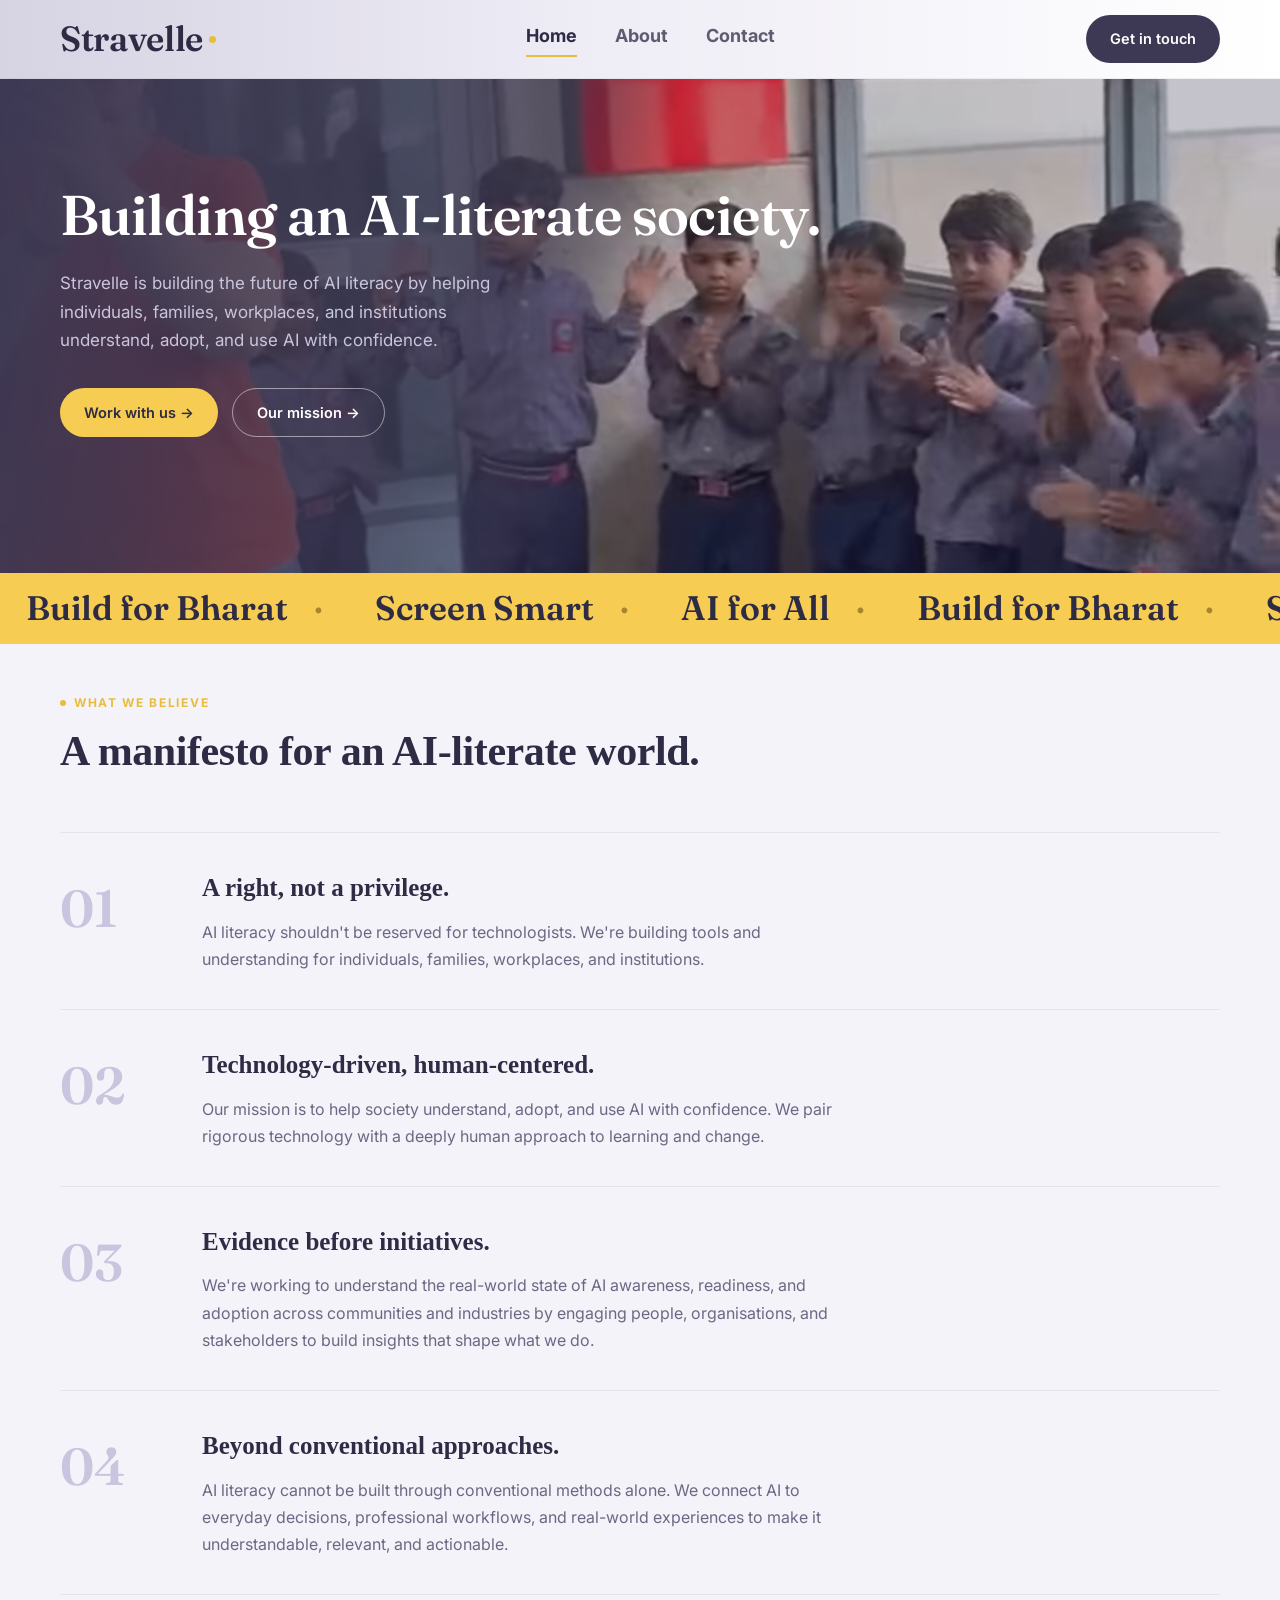
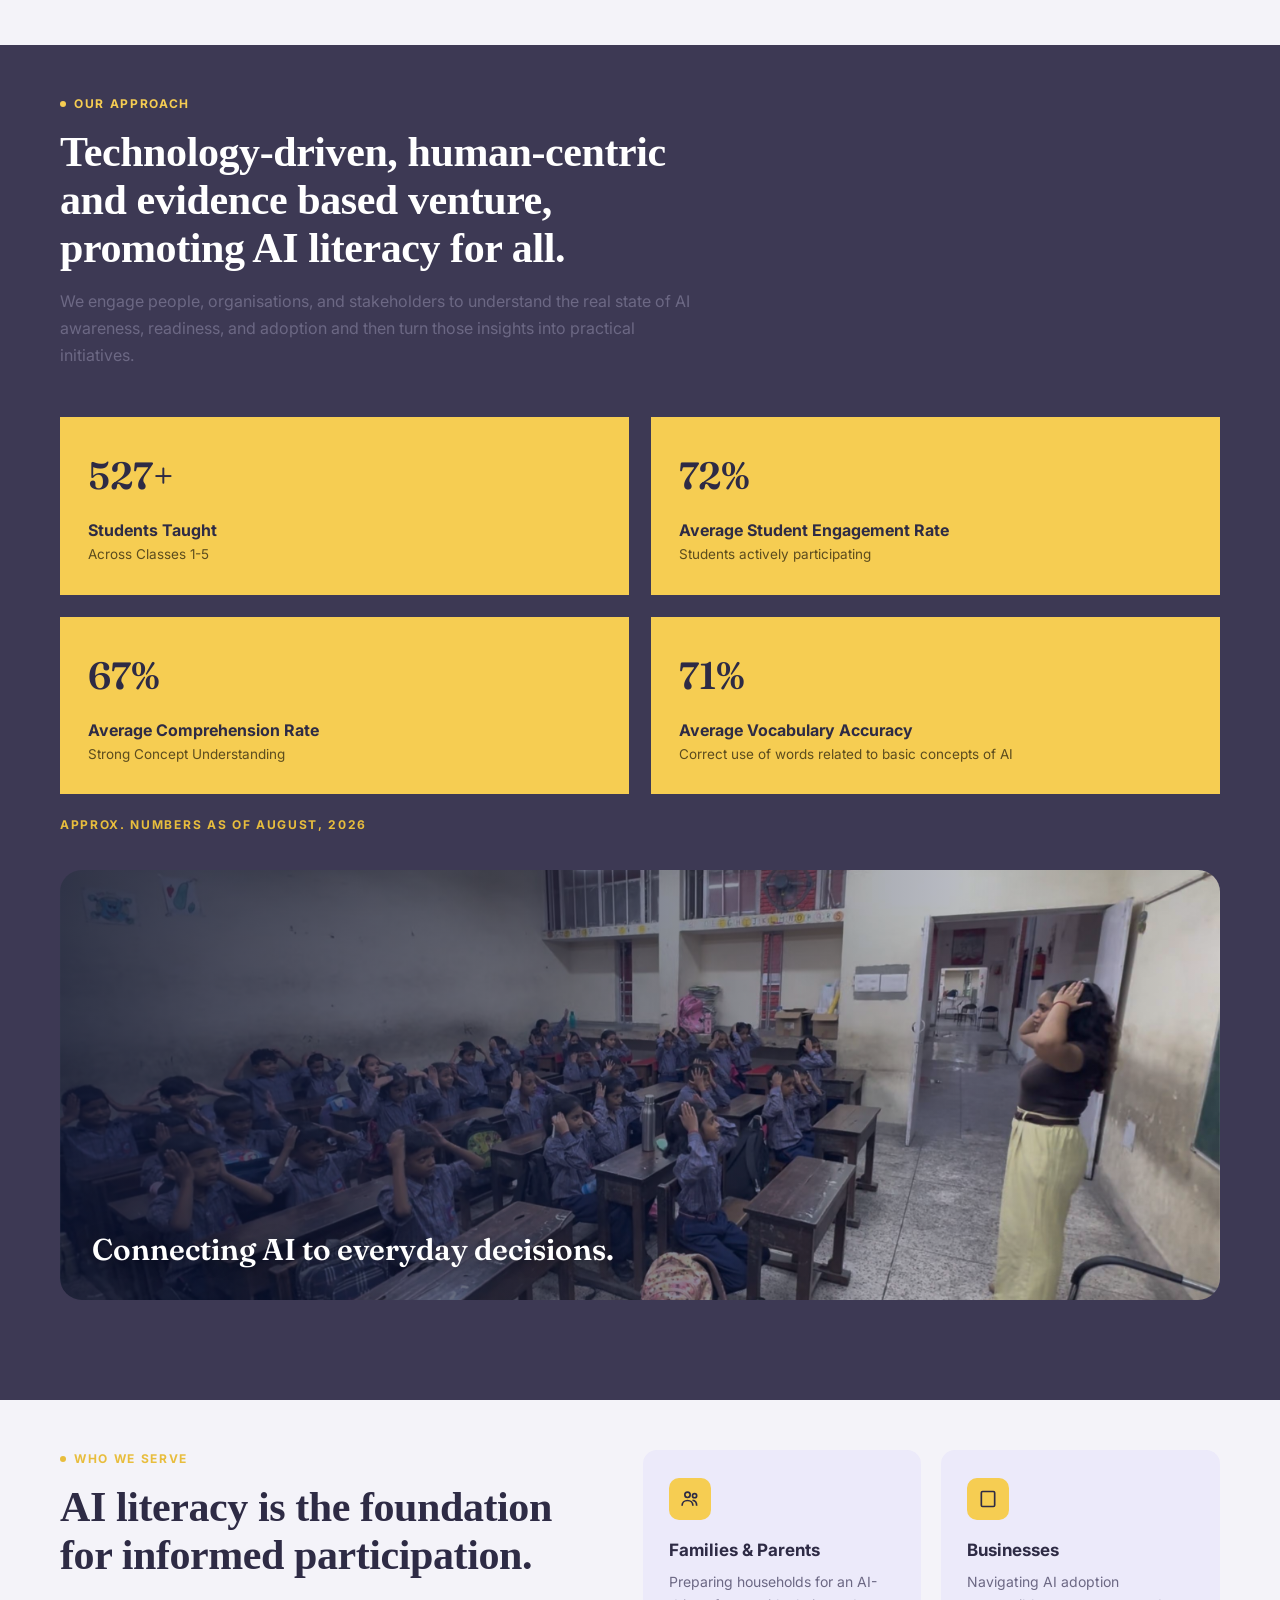
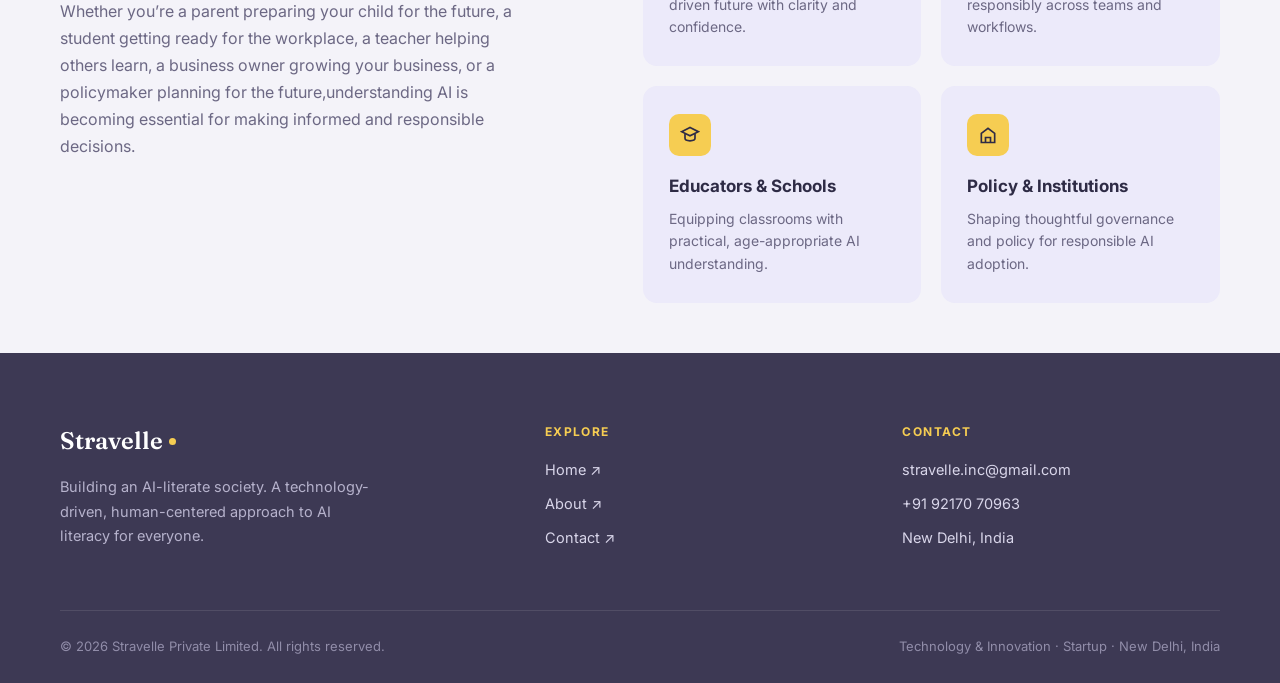
<file: index.html>
<!DOCTYPE html>
<html lang="en">
<head>
<meta charset="UTF-8">
<meta name="viewport" content="width=device-width, initial-scale=1.0">
<title>Stravelle: Building an AI-literate society</title>
<meta name="description" content="Stravelle is building the future of AI literacy helping individuals, families, workplaces, and institutions understand, adopt, and use AI with confidence.">
<link rel="icon" href="data:image/svg+xml,%3Csvg xmlns='http://www.w3.org/2000/svg' viewBox='0 0 32 32'%3E%3Crect width='32' height='32' rx='7' fill='%233d3954'/%3E%3Ccircle cx='16' cy='16' r='6' fill='%23f6cd52'/%3E%3C/svg%3E">
<link rel="preconnect" href="https://fonts.googleapis.com">
<link rel="preconnect" href="https://fonts.gstatic.com" crossorigin>
<link href="https://fonts.googleapis.com/css2?family=Fraunces:ital,opsz,wght@0,9..144,300;0,9..144,400;0,9..144,500;0,9..144,600;0,9..144,700;1,9..144,500&family=Inter:wght@400;500;600;700;800&display=swap" rel="stylesheet">
<link rel="stylesheet" href="css/style.css">
</head>
<body>

<header class="site-nav">
  <div class="nav-inner">
    <a class="logo" href="index.html"><span>Stravelle</span><span class="dot"></span></a>
    <nav class="links" id="navLinks">
      <a href="index.html" class="active">Home</a>
      <a href="about.html">About</a>
      <a href="contact.html">Contact</a>
    </nav>
    <div class="nav-right">
      <a class="btn btn-dark" href="contact.html">Get in touch</a>
      <button class="hamburger" id="hamburgerBtn" aria-label="Menu"><span></span><span></span><span></span></button>
    </div>
  </div>
</header>

<main>

  <section class="hero">
    <div class="hero-bg">
      <video class="hero-bg-video" autoplay muted loop playsinline preload="metadata" poster="assets/video/hero-reel-poster.jpg">
        <source src="assets/video/hero-reel.webm" type="video/webm">
        <source src="assets/video/hero-reel.mp4" type="video/mp4">
      </video>
      <div class="hero-bg-overlay"></div>
    </div>
    <div class="hero-grid">
      <div>
        <h1 class="hero-h1">Building an AI-literate society.</h1>
        <p class="lead">Stravelle is building the future of AI literacy by helping individuals, families, workplaces, and institutions understand, adopt, and use AI with confidence.</p>
        <div class="hero-actions">
          <a class="btn btn-yellow" href="contact.html">Work with us →</a>
          <a class="btn btn-outline-light" href="about.html">Our mission →</a>
        </div>
      </div>
    </div>
  </section>

  <div class="marquee">
    <div class="marquee-track" id="marqueeTrack"></div>
  </div>

  <section class="section section-light">
    <div class="wrap">
      <div class="manifesto-top">
        <div class="manifesto-head">
          <div class="eyebrow">WHAT WE BELIEVE</div>
          <h2 class="section-h2">A manifesto for an AI-literate world.</h2>
        </div>
      </div>
  
      <div class="manifesto-list">
        <div class="manifesto-row">
          <div class="manifesto-num">01</div>
          <div class="manifesto-body">
            <h3>A right, not a privilege.</h3>
            <p>AI literacy shouldn't be reserved for technologists. We're building tools and understanding for individuals, families, workplaces, and institutions.</p>
          </div>
        </div>
        <div class="manifesto-row">
          <div class="manifesto-num">02</div>
          <div class="manifesto-body">
            <h3>Technology-driven, human-centered.</h3>
            <p>Our mission is to help society understand, adopt, and use AI with confidence. We pair rigorous technology with a deeply human approach to learning and change.</p>
          </div>
        </div>
        <div class="manifesto-row">
          <div class="manifesto-num">03</div>
          <div class="manifesto-body">
            <h3>Evidence before initiatives.</h3>
            <p>We're working to understand the real-world state of AI awareness, readiness, and adoption across communities and industries by engaging people, organisations, and stakeholders to build insights that shape what we do.</p>
          </div>
        </div>
        <div class="manifesto-row">
          <div class="manifesto-num">04</div>
          <div class="manifesto-body">
            <h3>Beyond conventional approaches.</h3>
            <p>AI literacy cannot be built through conventional methods alone. We connect AI to everyday decisions, professional workflows, and real-world experiences to make it understandable, relevant, and actionable.</p>
          </div>
        </div>
      </div>
    </div>
  </section>

  <section class="section section-dark">
    <div class="wrap">
      <div class="approach-head">
        <div class="eyebrow on-dark">OUR APPROACH</div>
        <h2 class="section-h2" style="padding:0px 0px 15px 0px;">Technology-driven, human-centric and evidence based venture, promoting AI literacy for all.</h2>
        <div class="manifesto-body">
         <p> We engage people, organisations, and stakeholders to understand the real state of AI awareness, readiness, and adoption and then turn those insights into practical initiatives.
        </p>
      </div>
      </div>
      <div class="approach-grid">

          <div class="stat-card">
            <div class="num" data-target="700" data-suffix="+">0+</div>
            <div><h5>Students Taught</h5><p>Across Classes 1-5</p></div>
          </div>
          <div class="stat-card">
            <div class="num" data-target="96" data-suffix="%">0%</div>
            <div><h5>Average Student Engagement Rate </h5><p>Students actively participating</p></div>            
          </div>
            <div class="stat-card">
              <div class="num" data-target="90" data-suffix="%">0%</div>
              <div><h5>Average Comprehension Rate</h5><p>Strong Concept Understanding</p></div>
            </div>            
            <div class="stat-card">
              <div class="num" data-target="95" data-suffix="%">0%</div>
              <div><h5>Average Vocabulary Accuracy</h5><p>Correct use of words related to basic concepts of AI</p></div>
            </div>
          <div class="eye">Approx. Numbers as of August, 2026</div>  
          </div>

        </div>
      </div>
  </section>

  <section class="banner">
    <div class="banner-inner">
      <!--
        IMAGE PLACEHOLDER
        Replace with a real photo/illustration by either:
          1) Adding background-image:url("your-image.jpg") to .banner-art in style.css, or
          2) Dropping an <img class="banner-img" src="your-image.jpg" alt=""> as the
             first child of .banner-art (add ".banner-art{position:relative}
             .banner-img{position:absolute;inset:0;width:100%;height:100%;object-fit:cover}"
             to style.css if you go this route).
        Once a real image is in place, delete the .image-placeholder div below.
      -->
      <div class="banner-art">
        <div class="overlay-text serif">Connecting AI to everyday decisions.</div>
      </div>
    </div>
  </section>

  <section class="section section-light">
    <div class="wrap">
      <div class="serve-grid">
        <div class="serve-head">
          <div class="eyebrow">WHO WE SERVE</div>
          <h2 class="section-h2">AI literacy is the foundation for informed participation.</h2>
          <p>Whether you’re a parent preparing your child for the future, a student getting ready for the workplace, a teacher helping others learn, a business owner growing your business, or a policymaker planning for the future,understanding AI is becoming essential for making informed and responsible decisions.</p>
        </div>
        <div class="serve-cards">
          <div class="serve-card">
            <div class="serve-icon">
              <svg width="20" height="20" viewBox="0 0 24 24" fill="none" stroke="#2e2b45" stroke-width="2"><circle cx="9" cy="7" r="3.2"/><path d="M2.5 20c0-3.6 2.9-6.2 6.5-6.2s6.5 2.6 6.5 6.2"/><circle cx="17.5" cy="8" r="2.5"/><path d="M15 13.5c2.9.3 5 2.6 5 6.5"/></svg>
            </div>
            <h4>Families &amp; Parents</h4>
            <p>Preparing households for an AI-driven future with clarity and confidence.</p>
          </div>
          <div class="serve-card">
            <div class="serve-icon">
              <svg width="20" height="20" viewBox="0 0 24 24" fill="none" stroke="#2e2b45" stroke-width="2"><rect x="4" y="3" width="16" height="18" rx="1.5"/><path d="M9 8h.01M9 12h.01M9 16h.01M15 8h.01M15 12h.01M15 16h.01"/></svg>
            </div>
            <h4>Businesses</h4>
            <p>Navigating AI adoption responsibly across teams and workflows.</p>
          </div>
          <div class="serve-card">
            <div class="serve-icon">
              <svg width="20" height="20" viewBox="0 0 24 24" fill="none" stroke="#2e2b45" stroke-width="2"><path d="M2 8l10-5 10 5-10 5-10-5z"/><path d="M6 10.5V16c0 1.7 2.7 3 6 3s6-1.3 6-3v-5.5"/></svg>
            </div>
            <h4>Educators &amp; Schools</h4>
            <p>Equipping classrooms with practical, age-appropriate AI understanding.</p>
          </div>
          <div class="serve-card">
            <div class="serve-icon">
              <svg width="20" height="20" viewBox="0 0 24 24" fill="none" stroke="#2e2b45" stroke-width="2"><path d="M3 21h18M4 21V10l8-6 8 6v11M9 21v-6h6v6"/></svg>
            </div>
            <h4>Policy &amp; Institutions</h4>
            <p>Shaping thoughtful governance and policy for responsible AI adoption.</p>
          </div>
        </div>
      </div>
    </div>
  </section>

</main>

<footer>
  <div class="wrap">
    <div class="footer-grid">
      <div>
        <div class="footer-logo"><span>Stravelle</span><span class="dot"></span></div>
        <p>Building an AI-literate society. A technology-driven, human-centered approach to AI literacy for everyone.</p>
      </div>
      <div class="footer-col">
        <h6>Explore</h6>
        <ul>
          <li><a href="index.html">Home ↗</a></li>
          <li><a href="about.html">About ↗</a></li>
          <li><a href="contact.html">Contact ↗</a></li>
        </ul>
      </div>
      <div class="footer-col">
        <h6>Contact</h6>
        <ul>
          <li>stravelle.inc@gmail.com</li>
          <li>+91 92170 70963</li>
          <li>New Delhi, India</li>
        </ul>
      </div>
    </div>
    <div class="footer-bottom">
      <span>© 2026 Stravelle Private Limited. All rights reserved.</span>
      <span>Technology &amp; Innovation · Startup · New Delhi, India</span>
    </div>
  </div>
</footer>

<script src="js/main.js"></script>
</body>
</html>
</file>
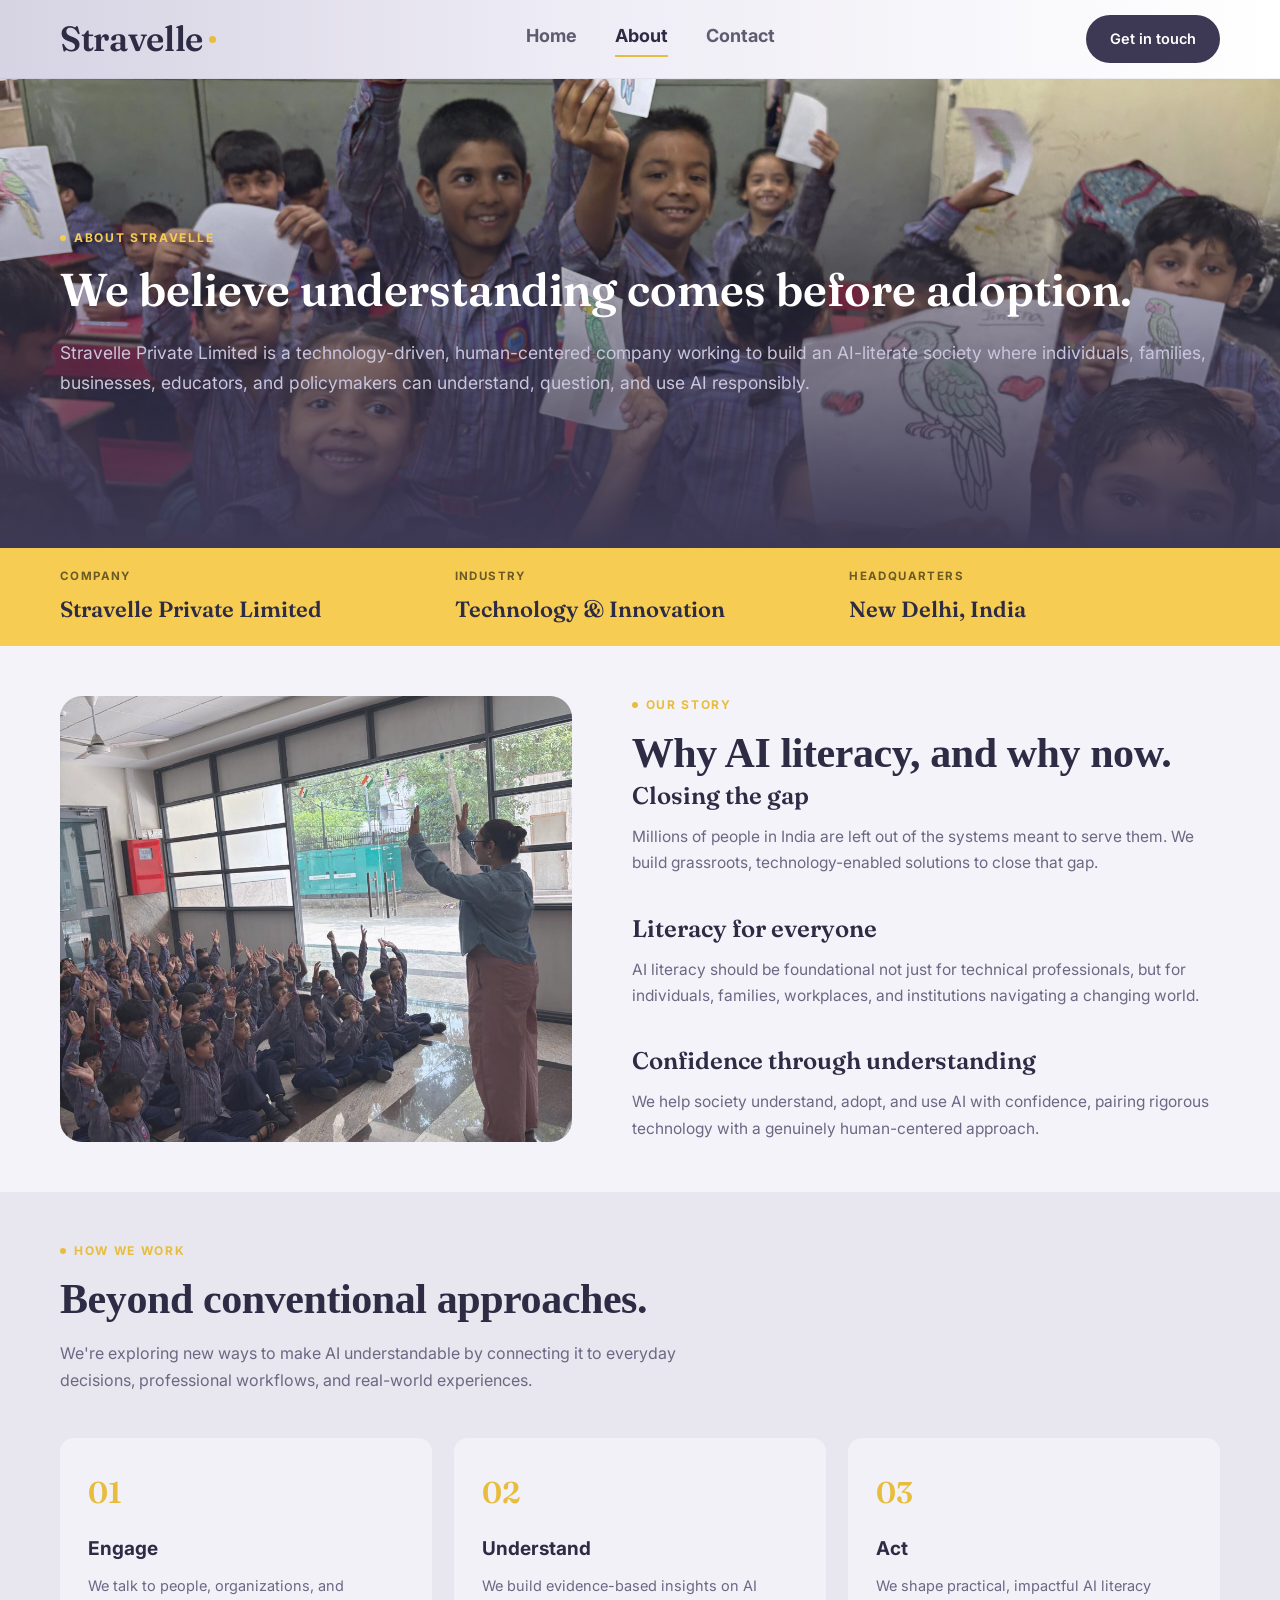
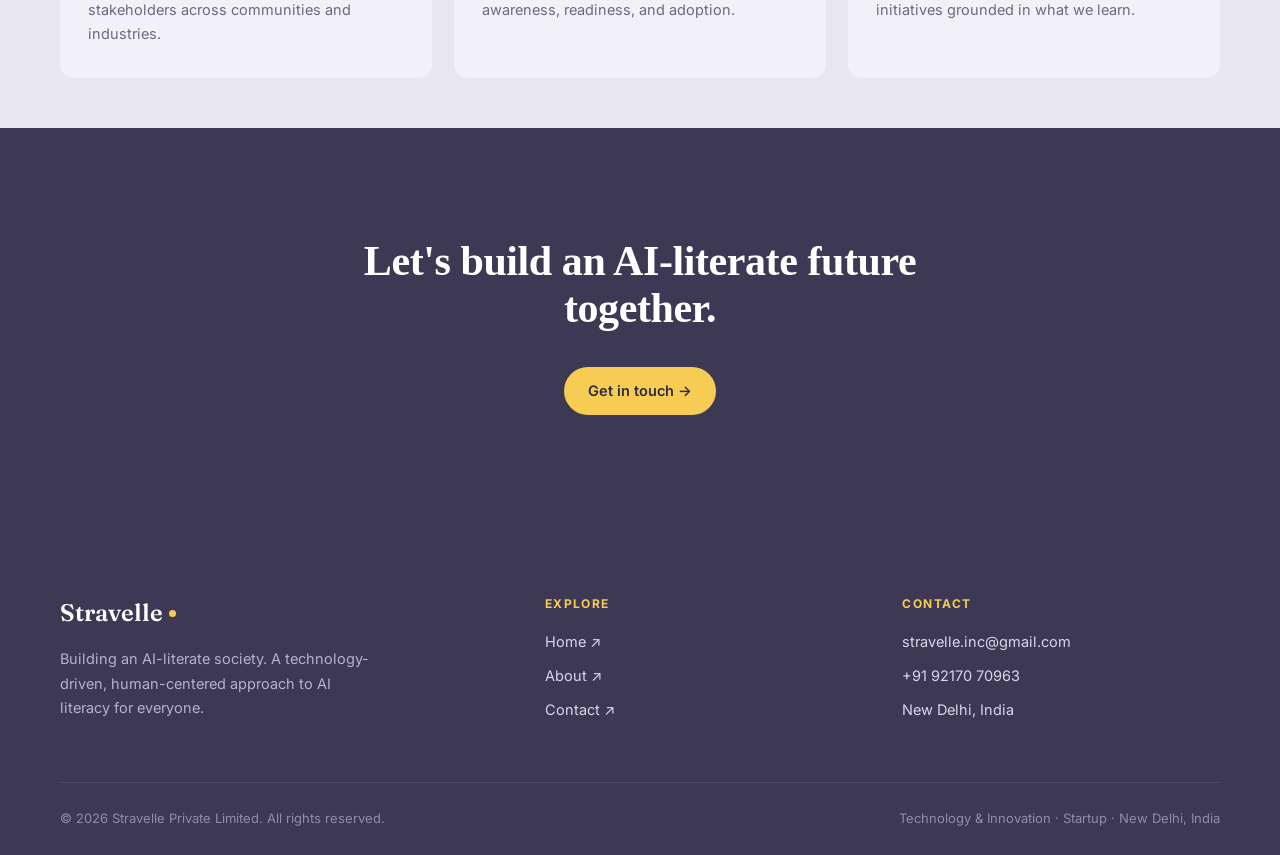
<file: about.html>
<!DOCTYPE html>
<html lang="en">
<head>
<meta charset="UTF-8">
<meta name="viewport" content="width=device-width, initial-scale=1.0">
<title>About Stravelle</title>
<meta name="description" content="Stravelle Private Limited is a technology-driven, human-centered company working to build an AI-literate society in New Delhi, India.">
<link rel="icon" href="data:image/svg+xml,%3Csvg xmlns='http://www.w3.org/2000/svg' viewBox='0 0 32 32'%3E%3Crect width='32' height='32' rx='7' fill='%233d3954'/%3E%3Ccircle cx='16' cy='16' r='6' fill='%23f6cd52'/%3E%3C/svg%3E">
<link rel="preconnect" href="https://fonts.googleapis.com">
<link rel="preconnect" href="https://fonts.gstatic.com" crossorigin>
<link href="https://fonts.googleapis.com/css2?family=Fraunces:ital,opsz,wght@0,9..144,300;0,9..144,400;0,9..144,500;0,9..144,600;0,9..144,700;1,9..144,500&family=Inter:wght@400;500;600;700;800&display=swap" rel="stylesheet">
<link rel="stylesheet" href="css/style.css">
</head>
<body>

<header class="site-nav">
  <div class="nav-inner">
    <a class="logo" href="index.html"><span>Stravelle</span><span class="dot"></span></a>
    <nav class="links" id="navLinks">
      <a href="index.html">Home</a>
      <a href="about.html" class="active">About</a>
      <a href="contact.html">Contact</a>
    </nav>
    <div class="nav-right">
      <a class="btn btn-dark" href="contact.html">Get in touch</a>
      <button class="hamburger" id="hamburgerBtn" aria-label="Menu"><span></span><span></span><span></span></button>
    </div>
  </div>
</header>

<main>

  <section class="about-hero">
    <div class="wrap">
      <div class="eyebrow on-dark">ABOUT STRAVELLE</div>
      <h1 class="serif">We believe understanding comes before adoption. </h1>
      <p>Stravelle Private Limited is a technology-driven, human-centered company working to build an AI-literate society where individuals, families, businesses, educators, and policymakers can understand, question, and use AI responsibly.</p>
    </div>
  </section>

  <section class="info-strip">
    <div class="info-grid">
      <div class="info-item"><div class="lbl">Company</div><div class="val">Stravelle Private Limited</div></div>
      <div class="info-item"><div class="lbl">Industry</div><div class="val">Technology &amp; Innovation</div></div>
      <div class="info-item"><div class="lbl">Headquarters</div><div class="val">New Delhi, India</div></div>
    </div>
  </section>

  <section class="section section-light">
    <div class="wrap">
      <div class="story-grid">
        <div>
          <div class="story-img">
          <img src="kids1.jpg" style="opacity: 0.85;" loading="lazy">
          </div>
          </div>
        <div>
          <div class="eyebrow">OUR STORY</div>
          <h2 class="section-h2">Why AI literacy, and why now.</h2>
          <div class="story-blocks">
            <div class="story-block">
              <h3>Closing the gap</h3>
              <p>Millions of people in India are left out of the systems meant to serve them. We build grassroots, technology-enabled solutions to close that gap.</p>
            </div>
            <div class="story-block">
              <h3>Literacy for everyone</h3>
              <p>AI literacy should be foundational not just for technical professionals, but for individuals, families, workplaces, and institutions navigating a changing world.</p>
            </div>
            <div class="story-block">
              <h3>Confidence through understanding</h3>
              <p>We help society understand, adopt, and use AI with confidence, pairing rigorous technology with a genuinely human-centered approach.</p>
            </div>
          </div>
        </div>
      </div>
    </div>
  </section>

  <section class="section section-lavender">
    <div class="wrap">
      <div class="approach2-head">
        <div class="eyebrow">HOW WE WORK</div>
        <h2 class="section-h2">Beyond conventional approaches.</h2>
        <p>We're exploring new ways to make AI understandable by connecting it to everyday decisions, professional workflows, and real-world experiences.</p>
      </div>
      <div class="approach2-cards">
        <div class="approach2-card">
          <div class="k">01</div>
          <h4>Engage</h4>
          <p>We talk to people, organizations, and stakeholders across communities and industries.</p>
        </div>
        <div class="approach2-card">
          <div class="k">02</div>
          <h4>Understand</h4>
          <p>We build evidence-based insights on AI awareness, readiness, and adoption.</p>
        </div>
        <div class="approach2-card">
          <div class="k">03</div>
          <h4>Act</h4>
          <p>We shape practical, impactful AI literacy initiatives grounded in what we learn.</p>
        </div>
      </div>
    </div>
  </section>

  <section class="cta-section">
    <div class="wrap">
      <h2 class="section-h2 serif">Let's build an AI-literate future together.</h2>
      <a class="btn btn-yellow" href="contact.html">Get in touch →</a>
    </div>
  </section>

</main>

<footer>
  <div class="wrap">
    <div class="footer-grid">
      <div>
        <div class="footer-logo"><span>Stravelle</span><span class="dot"></span></div>
        <p>Building an AI-literate society. A technology-driven, human-centered approach to AI literacy for everyone.</p>
      </div>
      <div class="footer-col">
        <h6>Explore</h6>
        <ul>
          <li><a href="index.html">Home ↗</a></li>
          <li><a href="about.html">About ↗</a></li>
          <li><a href="contact.html">Contact ↗</a></li>
        </ul>
      </div>
      <div class="footer-col">
        <h6>Contact</h6>
        <ul>
          <li>stravelle.inc@gmail.com</li>
          <li>+91 92170 70963</li>
          <li>New Delhi, India</li>
        </ul>
      </div>
    </div>
    <div class="footer-bottom">
      <span>© 2026 Stravelle Private Limited. All rights reserved.</span>
      <span>Technology &amp; Innovation · Startup · New Delhi, India</span>
    </div>
  </div>
</footer>

<script src="js/main.js"></script>
</body>
</html>
</file>
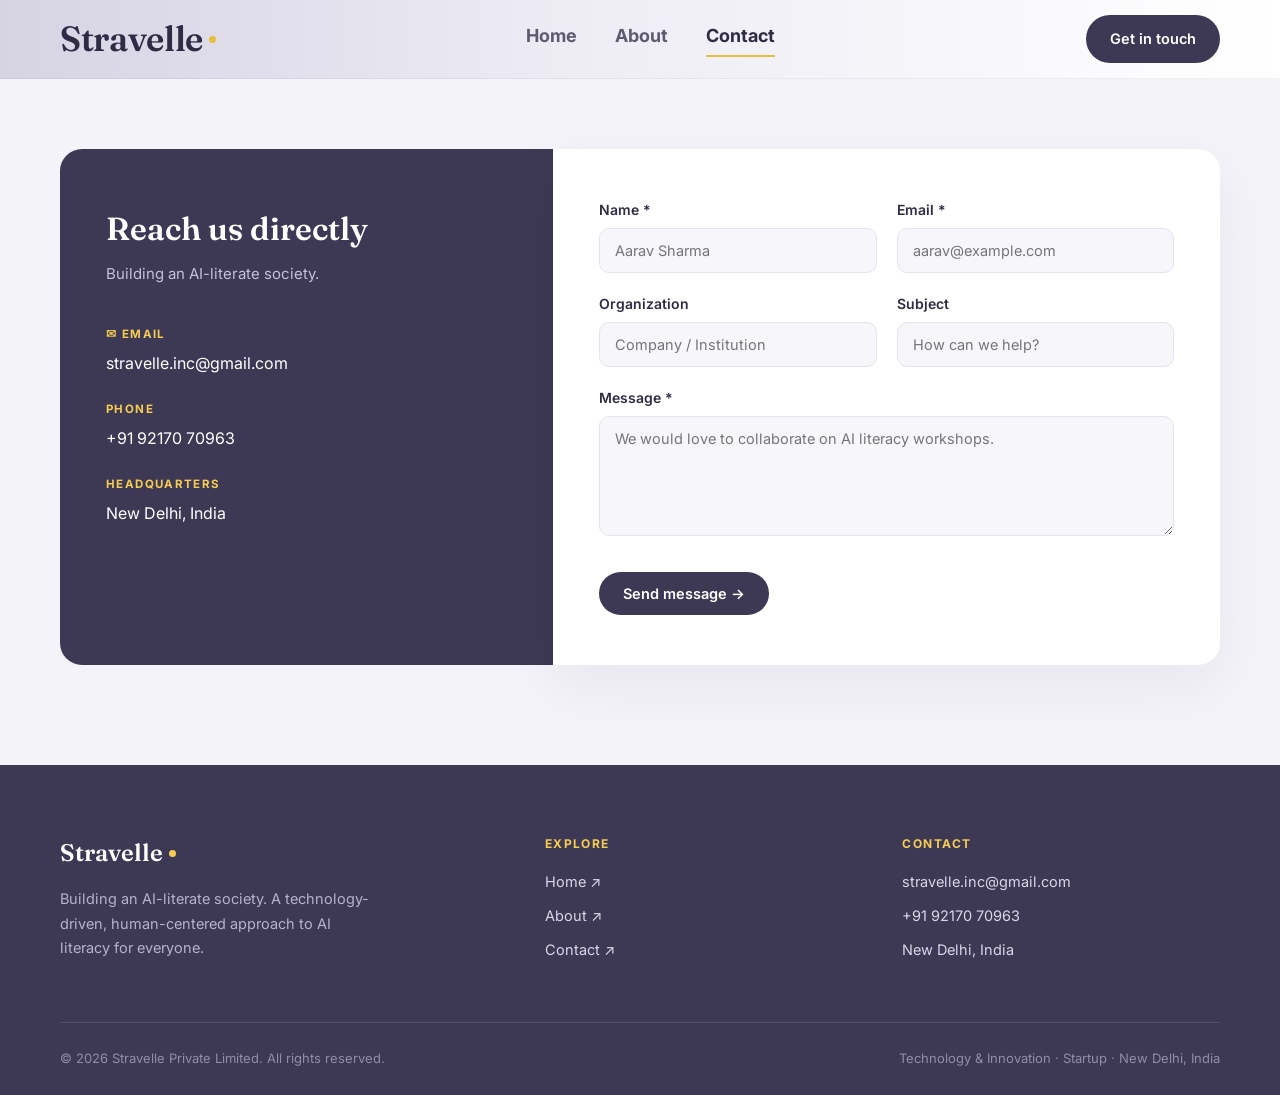
<file: contact.html>
<!DOCTYPE html>
<html lang="en">
<head>
<meta charset="UTF-8">
<meta name="viewport" content="width=device-width, initial-scale=1.0">
<title>Contact Stravelle</title>
<meta name="description" content="Get in touch with Stravelle. Building an AI-literate society from New Delhi, India.">
<link rel="icon" href="data:image/svg+xml,%3Csvg xmlns='http://www.w3.org/2000/svg' viewBox='0 0 32 32'%3E%3Crect width='32' height='32' rx='7' fill='%233d3954'/%3E%3Ccircle cx='16' cy='16' r='6' fill='%23f6cd52'/%3E%3C/svg%3E">
<link rel="preconnect" href="https://fonts.googleapis.com">
<link rel="preconnect" href="https://fonts.gstatic.com" crossorigin>
<link href="https://fonts.googleapis.com/css2?family=Fraunces:ital,opsz,wght@0,9..144,300;0,9..144,400;0,9..144,500;0,9..144,600;0,9..144,700;1,9..144,500&family=Inter:wght@400;500;600;700;800&display=swap" rel="stylesheet">
<link rel="stylesheet" href="css/style.css">
</head>
<body>

<header class="site-nav">
  <div class="nav-inner">
    <a class="logo" href="index.html"><span>Stravelle</span><span class="dot"></span></a>
    <nav class="links" id="navLinks">
      <a href="index.html">Home</a>
      <a href="about.html">About</a>
      <a href="contact.html" class="active">Contact</a>
    </nav>
    <div class="nav-right">
      <a class="btn btn-dark" href="contact.html">Get in touch</a>
      <button class="hamburger" id="hamburgerBtn" aria-label="Menu"><span></span><span></span><span></span></button>
    </div>
  </div>
</header>

<main>
  <section class="contact-page">
    <div class="contact-banner" id="contactBanner"></div>
    <div class="contact-grid">
      <div class="contact-left">
        <h2>Reach us directly</h2>
        <p>Building an AI-literate society.</p>
        <div class="cinfo">
          <div class="lbl">✉ Email</div>
          <div class="val">stravelle.inc@gmail.com</div>
        </div>
        <div class="cinfo">
          <div class="lbl">Phone</div>
          <div class="val">+91 92170 70963</div>
        </div>
        <div class="cinfo">
          <div class="lbl"> Headquarters</div>
          <div class="val">New Delhi, India</div>
        </div>
      </div>
      <div class="contact-right" id="contactRight">
        <form id="contactForm" data-endpoint="https://formsubmit.co/ajax/stravelle.inc@gmail.com">
          <input type="hidden" name="_subject" value="New message from Stravelle website">
          <input type="hidden" name="_captcha" value="false">
          <input type="hidden" name="_template" value="table">
          <input type="text" name="_honey" style="display:none" tabindex="-1" autocomplete="off">

          <div class="form-row">
            <div class="field"><label>Name *</label><input type="text" name="Name" placeholder="Aarav Sharma" required></div>
            <div class="field"><label>Email *</label><input type="email" name="Email" placeholder="aarav@example.com" required></div>
          </div>
          <div class="form-row">
            <div class="field"><label>Organization</label><input type="text" name="Organization" placeholder="Company / Institution"></div>
            <div class="field"><label>Subject</label><input type="text" name="Subject" placeholder="How can we help?"></div>
          </div>
          <div class="field" style="margin-bottom:24px;">
            <label>Message *</label>
            <textarea name="Message" placeholder="We would love to collaborate on AI literacy workshops." required></textarea>
          </div>
          <button type="submit" class="btn btn-dark submit-btn">Send message →</button>
        </form>
      </div>
    </div>
  </section>
</main>

<footer>
  <div class="wrap">
    <div class="footer-grid">
      <div>
        <div class="footer-logo"><span>Stravelle</span><span class="dot"></span></div>
        <p>Building an AI-literate society. A technology-driven, human-centered approach to AI literacy for everyone.</p>
      </div>
      <div class="footer-col">
        <h6>Explore</h6>
        <ul>
          <li><a href="index.html">Home ↗</a></li>
          <li><a href="about.html">About ↗</a></li>
          <li><a href="contact.html">Contact ↗</a></li>
        </ul>
      </div>
      <div class="footer-col">
        <h6>Contact</h6>
        <ul>
          <li>stravelle.inc@gmail.com</li>
          <li>+91 92170 70963</li>
          <li>New Delhi, India</li>
        </ul>
      </div>
    </div>
    <div class="footer-bottom">
      <span>© 2026 Stravelle Private Limited. All rights reserved.</span>
      <span>Technology &amp; Innovation · Startup · New Delhi, India</span>
    </div>
  </div>
</footer>

<script src="js/main.js"></script>
</body>
</html>
</file>
<file: css/style.css>
:root{
  --navy:#3d3954;
  --navy-deep:#332f49;
  --yellow:#f6cd52;
  --yellow-dark:#e8bd3d;
  --cream:#f4f3f9;
  --white:#ffffff;
  --ink:#2e2b45;
  --muted:#6c6884;
  --muted-light:#b7b2cc;
  --border-light:#e5e3f0;
  --radius-lg:22px;
  --radius-md:14px;
  --radius-pill:999px;
  --maxw:1240px;
}
*{box-sizing:border-box;margin:0;padding:0;}
html{scroll-behavior:smooth;}
body{
  font-family:'Inter',sans-serif;
  color:var(--ink);
  background:var(--white);
  line-height:1.5;
  -webkit-font-smoothing:antialiased;
}
img{max-width:100%;display:block;}
a{color:inherit;text-decoration:none;}
ul{list-style:none;}
.serif{font-family:'Fraunces',serif;}
.wrap{max-width:var(--maxw);margin:0 auto;padding:0 40px;}
.eyebrow{
  font-size:12px;font-weight:700;letter-spacing:.14em;text-transform:uppercase;
  color:var(--yellow-dark);display:flex;align-items:center;gap:8px;margin-bottom:16px;
}
.eye{
    font-size:12px;font-weight:700;letter-spacing:.14em;text-transform:uppercase;
  color:var(--yellow-dark);display:flex;align-items:center;gap:8px;margin-bottom:16px;}
.eyebrow.on-dark{color:var(--yellow);}
.eyebrow::before{content:"";width:6px;height:6px;border-radius:50%;background:var(--yellow-dark);flex:0 0 auto;}
.eyebrow.on-dark::before{background:var(--yellow);}

/* ---------- NAV ---------- */
header.site-nav{
  position:sticky;top:0;z-index:100;
  background:linear-gradient(90deg,#d6d3e3 0%,#eeecf5 45%,#ffffff 100%);
  border-bottom:1px solid rgba(46,43,69,.06);
}
.nav-inner{
  max-width:var(--maxw);margin:0 auto;padding:0 40px;
  height:78px;display:flex;align-items:center;justify-content:space-between;
}
.logo{
  font-family:'Fraunces',serif;font-weight:600;font-size:35px;color:var(--ink);
  display:flex;align-items:center;gap:6px;letter-spacing:-.01em;
}
.logo .dot{width:7px;height:7px;background:var(--yellow-dark);border-radius:50%;display:inline-block;}
nav.links{display:flex;align-items:center;gap:38px;}
nav.links a{
  font-size:18px;font-weight:700;color:var(--ink);opacity:.75;padding-bottom:6px;
  border-bottom:2px solid transparent;transition:opacity .2s, border-color .2s;
}
nav.links a:hover{opacity:1;}
nav.links a.active{opacity:1;border-color:var(--yellow-dark);}
.nav-right{display:flex;align-items:center;gap:28px;}
.btn{
  display:inline-flex;align-items:center;gap:8px;
  font-family:'Inter',sans-serif;font-weight:600;font-size:14.5px;
  padding:13px 24px;border-radius:var(--radius-pill);border:none;cursor:pointer;
  transition:transform .15s ease, background .2s ease, box-shadow .2s ease;
  white-space:nowrap;
}
.btn:hover{transform:translateY(-1px);}
.btn-yellow{background:var(--yellow);color:var(--ink);}
.btn-yellow:hover{background:var(--yellow-dark);}
.btn-dark{background:var(--navy);color:#fff;}
.btn-dark:hover{background:var(--navy-deep);}
.btn-outline{background:transparent;color:inherit;border:1.5px solid currentColor;}
.btn-outline:hover{background:rgba(0,0,0,.04);}
.btn-outline-light{background:transparent;color:#fff;border:1.5px solid rgba(255,255,255,.5);}
.btn-outline-light:hover{background:rgba(255,255,255,.08);}
.btn[disabled]{opacity:.6;cursor:not-allowed;transform:none;}
.hamburger{display:none;flex-direction:column;gap:5px;cursor:pointer;background:none;border:none;padding:4px;}
.hamburger span{width:22px;height:2px;background:var(--ink);border-radius:2px;}

/* ---------- HERO ---------- */
.hero{background:var(--navy);color:#fff;padding:76px 0 76px;overflow:hidden;position:relative;}
.hero-bg{position:absolute;inset:0;z-index:0;}
.hero-bg-video{width:100%;height:100%;object-fit:cover;display:block;}
.hero-bg-overlay{
  position:absolute;inset:0;
  background:linear-gradient(100deg,var(--navy) 0%,rgba(61,57,84,.72) 42%,rgba(61,57,84,.3) 50%);
}
.hero-grid{
  position:relative;z-index:1;
  max-width:var(--maxw);margin:0 auto;padding:30px 40px 60px;
}
.hero-pill{
  display:inline-flex;align-items:center;gap:8px;border:1px solid rgba(255,255,255,.22);
  border-radius:var(--radius-pill);padding:8px 16px;font-size:11.5px;font-weight:700;
  letter-spacing:.12em;text-transform:uppercase;color:#d9d5ea;margin-bottom:26px;
}
.hero-pill .dot{width:6px;height:6px;border-radius:50%;background:var(--yellow);}
h1.hero-h1{
  font-family:'Fraunces',serif;font-weight:600;font-size:56px;line-height:1.08;
  letter-spacing:-.01em;margin-bottom:24px;
}
h1.hero-h1 mark{
  background:var(--yellow);color:var(--ink);padding:2px 10px;border-radius:6px;
  box-decoration-break:clone;-webkit-box-decoration-break:clone;
}
.hero p.lead{font-size:17px;color:#c9c5dd;max-width:460px;margin-bottom:34px;line-height:1.65;}
.hero-actions{display:flex;gap:14px;flex-wrap:wrap;}
.hero-visual{position:relative;}
.hero-art{
  width:100%;aspect-ratio:1/0.82;border-radius:var(--radius-lg);overflow:hidden;
  background:radial-gradient(120% 100% at 20% 15%, #4a4468 0%, #322e49 55%, #2a273e 100%);
  position:relative;
}
.hero-art svg{width:100%;height:100%;display:block;}
.float-card{
  position:absolute;left:26px;bottom:-40px;background:#fff;color:var(--ink);
  padding:22px 26px;border-radius:var(--radius-md);box-shadow:0 20px 45px rgba(20,15,45,.28);
  max-width:270px;
}
.float-card h4{font-family:'Fraunces',serif;font-weight:600;font-size:23px;margin-bottom:4px;}
.float-card p{font-size:13.5px;color:var(--muted);}
.scroll-tag{
  position:relative;z-index:1;
  text-align:center;font-size:11px;letter-spacing:.22em;color:#9c97b6;
  padding-bottom:64px;font-weight:600;
}

/* ---------- MARQUEE ---------- */
.marquee{background:var(--yellow);overflow:hidden;padding:10px 0px 10px;}
.marquee-track{display:flex;width:max-content;animation:scrollx 70s linear infinite;}
.marquee-track span{
  font-family:'Fraunces',serif;font-weight:600;font-size:34px;color:var(--ink);
  padding:0 26px;white-space:nowrap;display:flex;align-items:center;gap:26px;
}
.marquee-track span::after{content:"•";color:#a9862c;font-size:22px;}
@keyframes scrollx{from{transform:translateX(0);}to{transform:translateX(-50%);}}

/* ---------- SECTIONS ---------- */
.section{padding:50px 0;}
.section-light{background:var(--cream);}
.section-dark{background:var(--navy);color:#fff;padding:50px 0px 20px;}
h2.section-h2{font-family:'Georgie',serif;font-weight:600;font-size:42px;line-height:1.14;letter-spacing:-.01em;}

/* ---------- MANIFESTO ---------- */
.manifesto-top{align-items:end;margin-bottom:56px;}
.manifesto-head{max-width:1000px;}
.manifesto-row{
  display:grid;grid-template-columns:110px 1fr;gap:32px;padding:36px 0;
  border-top:1px solid var(--border-light);
  opacity:.25;transition:opacity .6s ease, transform .6s ease;transform:translateY(14px);
}
.manifesto-row:last-child{border-bottom:1px solid var(--border-light);}
.manifesto-row.in-view{opacity:1;transform:translateY(0);}
.manifesto-num{font-family:'Fraunces',serif;font-size:52px;font-weight:600;color:#d8d5e6;}
.manifesto-row.in-view .manifesto-num{color:#c9c5df;}
.manifesto-body h3{font-family:'Georgie',serif;font-size:25px;font-weight:600;margin-bottom:12px;}
.manifesto-body p{color:var(--muted);font-size:16px;max-width:640px;line-height:1.7;}

/* ---------- APPROACH ---------- */
.approach-head{max-width:680px;margin-bottom:48px;}
.approach-head h2{color:#fff;}
.approach-grid{display:grid;grid-template-columns:1fr 1fr;gap:22px;}
.approach-left{
  border:1px solid rgba(255,255,255,.18);border-radius:0;
  padding:40px;display:flex;flex-direction:column;justify-content:space-between;min-height:280px;
}
.approach-left p{font-size:19px;color:#e4e1f0;line-height:1.6;max-width:440px;}
.approach-flow{margin-top:28px;font-size:14px;font-weight:600;color:var(--yellow);}
.approach-right{display:grid;grid-template-rows:1fr 1fr;gap:22px;}
.approach-mini-row{display:grid;gap:22px;}
.stat-card{
  background:var(--yellow);color:var(--ink);border-radius:0;
  padding:30px 28px;display:flex;flex-direction:column;justify-content:space-between;min-height:130px;
  opacity:0;transform:translateY(30px);transition : opacity .7s ease, transform .7s ease;
}
.stat-card.in-view{opacity:1;transform:translateY(0);}

.stat-card .num{font-family:'Fraunces',serif;font-size:38px;font-weight:600;}
.stat-card h5{font-weight:700;font-size:16px;margin-top:14px;}
.stat-card p{font-size:13.5px;color:#5c4c1e;margin-top:2px;}

.approach-right > .stat-card{transition-delay:.1s;}
.approach-mini-row .stat-card:nth-child(1){transition-delay:.25s;}
.approach-mini-row .stat-card:nth-child(2){transition-delay:.4s;}

.stat-card.in-view:hover{transform:translateY(-5px);transition:transform .3s ease;}

/* ---------- BANNER ---------- */
.banner{background:var(--navy);padding:0 0 100px;}
.banner-inner{max-width:var(--maxw);margin:0 auto;padding:0 40px;}
.banner-art{ position:relative;border-radius:var(--radius-lg);overflow:hidden;height: 430px; background-image:linear-gradient(
      90deg,
      rgba(10, 18, 45, 0.82) 0%,
      rgba(10, 18, 45, 0.55) 45%,
      rgba(10, 18, 45, 0.10) 100%),url("image-banner.jpg");background-size: cover; background-position: center;}
.banner-art .overlay-text{
  position:absolute;left:32px;bottom:28px;color:#fff;
  font-family:'Fraunces',serif;font-size:30px;font-weight:600;
  text-shadow:0 2px 18px rgba(0,0,0,.4);
}

/* ---------- WHO WE SERVE ---------- */
.serve-grid{display:grid;grid-template-columns:.95fr 1.05fr;gap:60px;align-items:start;}
.serve-head h2{margin-bottom:18px;}
.serve-head p{color:var(--muted);font-size:16px;line-height:1.7;max-width:460px;}
.serve-cards{display:grid;grid-template-columns:1fr 1fr;gap:20px;}
.serve-card{
  background:#eceafa;border-radius:var(--radius-md);padding:28px 26px;
  opacity:0;transform:translateY(16px);transition:opacity .55s ease,transform .55s ease;
}
.serve-card.in-view{opacity:1;transform:translateY(0);}
.serve-icon{
  width:42px;height:42px;background:var(--yellow);border-radius:10px;
  display:flex;align-items:center;justify-content:center;margin-bottom:18px;
}
.serve-card h4{font-size:17px;font-weight:700;margin-bottom:8px;}
.serve-card p{font-size:14px;color:var(--muted);line-height:1.6;}

/* ---------- FOOTER ---------- */
footer{background:var(--navy);color:#cfcbe1;padding:70px 0 0;}
.footer-grid{
  display:grid;grid-template-columns:1.4fr 1fr 1fr;gap:40px;
  padding-bottom:50px;border-bottom:1px solid rgba(255,255,255,.1);
}
.footer-logo{font-family:'Fraunces',serif;font-size:24px;font-weight:600;color:#fff;display:flex;align-items:center;gap:6px;margin-bottom:16px;}
.footer-logo .dot{width:7px;height:7px;background:var(--yellow);border-radius:50%;}
.footer-grid p{font-size:14.5px;max-width:320px;line-height:1.7;color:#b6b2cc;}
.footer-col h6{font-size:12px;letter-spacing:.12em;text-transform:uppercase;color:var(--yellow);font-weight:700;margin-bottom:18px;}
.footer-col li{margin-bottom:12px;font-size:14.5px;color:#d9d6ea;}
.footer-col li a:hover{color:#fff;}
.footer-bottom{
  display:flex;justify-content:space-between;flex-wrap:wrap;gap:10px;
  padding:26px 0;font-size:13px;color:#918da9;
}

/* ---------- ABOUT ---------- */
.about-hero{position:relative;overflow:hidden;background:var(--navy);color:#fff;padding: 150px 0 150px;}
.about-hero::before{content:"";position:absolute;inset:0;background:linear-gradient(180deg,rgba(61,57,84,0) 1%, var(--navy)100%), url("photo7.jpg")center/cover no-repeat; z-index:0;}
.about-hero .wrap{position:relative;z-index:1;}
.about-hero h1{font-family:'Fraunces',serif;font-size:46px;font-weight:600;line-height:1.16;margin-bottom:22px;}
.about-hero p{color:#c9c5dd;font-size:17.5px;line-height:1.7;}

.info-strip{background:var(--yellow);}
.info-grid{
  max-width:var(--maxw);margin:0 auto;padding:20px 40px;
  display:grid;grid-template-columns:repeat(3,1fr);gap:24px;
}
.info-item .lbl{font-size:11.5px;font-weight:700;letter-spacing:.12em;text-transform:uppercase;color:#6b5a24;margin-bottom:8px;}
.info-item .val{font-family:'Fraunces',serif;font-size:22px;font-weight:600;color:var(--ink);}

.story-grid{display:grid;grid-template-columns:1fr 1.15fr;gap:60px;align-items:stretch;}
.story-grid > div:first-child{display:flex;flex-direction:column;}
.story-img{border-radius:var(--radius-lg);overflow:hidden;background:#d9d5e6;flex:1;position:relative;}
.story-img img{width:100%;height:100%;object-fit:cover;inset:0;position:absolute;}
.story-caption{font-size:13.5px;color:var(--muted);margin-top:14px;}
.story-blocks{display:flex;flex-direction:column;gap:34px;}
.story-block h3{font-family:'Fraunces',serif;font-size:24px;font-weight:600; margin-bottom:10px;}
.story-block p{color:var(--muted);font-size:15.5px;line-height:1.7;}

.section-lavender{background:#e8e6ee;}

.approach2-head{max-width:640px;margin-bottom:44px;}
.approach2-head p{color:var(--muted);font-size:16px;line-height:1.7;margin-top:16px;}
.approach2-cards{display:grid;grid-template-columns:repeat(3,1fr);gap:22px;}
.approach2-card{background:#f2f1f8;border-radius:var(--radius-md);padding:32px 28px;}
.approach2-card .k{font-family:'Fraunces',serif;font-size:30px;font-weight:600;color:var(--yellow-dark);margin-bottom:20px;}
.approach2-card h4{font-size:19px;font-weight:700;margin-bottom:10px;}
.approach2-card p{font-size:14.5px;color:var(--muted);line-height:1.65;}

.cta-section{background:var(--navy);color:#fff;text-align:center;padding:110px 0;}
.cta-section h2{color:#fff;max-width:700px;margin:0 auto 34px;}

.value-card{background:#fff;border:1px solid var(--border-light);border-radius:var(--radius-lg);padding:32px 28px;}
.value-card .k{font-family:'Fraunces',serif;font-size:32px;color:var(--yellow-dark);margin-bottom:14px;}
.value-card h4{font-size:18px;font-weight:700;margin-bottom:10px;}
.value-card p{font-size:14.5px;color:var(--muted);line-height:1.65;}

@media (max-width:900px){
  .info-grid{grid-template-columns:1fr 1fr;}
  .story-grid{grid-template-columns:1fr;}
  .approach2-cards{grid-template-columns:1fr;}
}

/* ---------- CONTACT ---------- */
.contact-page{background:var(--cream);padding:70px 0 100px;}
.contact-banner{display:none;max-width:var(--maxw);margin:0 auto 22px;padding:0 40px;}
.contact-banner.show{display:block;}
.contact-banner .msg{
  border-radius:12px;padding:14px 20px;font-size:14.5px;font-weight:600;display:flex;align-items:center;gap:10px;
}
.contact-banner .msg.ok{background:#e3f8ea;color:#1c6b3d;border:1px solid #bfe9cd;}
.contact-banner .msg.err{background:#fbe6e6;color:#a13030;border:1px solid #f3c6c6;}
.contact-grid{display:grid;grid-template-columns:.85fr 1.15fr;gap:0;max-width:var(--maxw);margin:0 auto;padding:0 40px;}
.contact-left{background:var(--navy);color:#fff;border-radius:var(--radius-lg) 0 0 var(--radius-lg);padding:56px 46px;}
.contact-left h2{font-family:'Fraunces',serif;font-size:32px;font-weight:600;margin-bottom:10px;}
.contact-left>p{color:#c4c0da;font-size:15px;margin-bottom:40px;}
.cinfo{margin-bottom:26px;}
.cinfo .lbl{
  display:flex;align-items:center;gap:8px;font-size:11.5px;letter-spacing:.12em;
  text-transform:uppercase;font-weight:700;color:var(--yellow);margin-bottom:8px;
}
.cinfo .val{font-size:16px;color:#fff;}
.contact-right{
  background:#fff;border-radius:0 var(--radius-lg) var(--radius-lg) 0;
  padding:50px 46px;box-shadow:0 20px 60px rgba(30,20,60,.06);
}
.form-row{display:grid;grid-template-columns:1fr 1fr;gap:20px;margin-bottom:20px;}
.field label{display:block;font-size:14px;font-weight:600;margin-bottom:8px;color:var(--ink);}
.field input, .field textarea{
  width:100%;border:1px solid var(--border-light);background:#f7f6fb;
  border-radius:10px;padding:13px 15px;font-family:'Inter',sans-serif;font-size:14.5px;color:var(--ink);
  transition:border-color .2s;
}
.field input:focus, .field textarea:focus{outline:none;border-color:var(--yellow-dark);background:#fff;}
.field textarea{resize:vertical;min-height:120px;}
.contact-right .submit-btn{margin-top:6px;}
.success-state{text-align:center;padding:50px 20px;}
.success-state .check{
  width:56px;height:56px;border-radius:50%;background:var(--yellow);
  display:flex;align-items:center;justify-content:center;margin:0 auto 22px;
}
.success-state h3{font-family:'Fraunces',serif;font-size:26px;font-weight:600;margin-bottom:10px;}
.success-state p{color:var(--muted);font-size:15px;max-width:340px;margin:0 auto 26px;line-height:1.6;}

/* ---------- RESPONSIVE ---------- */
@media (max-width:900px){
  .hero-grid{grid-template-columns:1fr;padding-bottom:100px;}
  .hero-visual{order:-1;}
  .float-card{position:static;margin-top:-30px;margin-left:20px;width:calc(100% - 40px);}
  h1.hero-h1{font-size:40px;}
  nav.links{position:fixed;top:78px;left:0;right:0;background:#fff;flex-direction:column;
    padding:20px 40px;gap:18px;border-bottom:1px solid var(--border-light);
    transform:translateY(-130%);transition:transform .25s ease;box-shadow:0 10px 30px rgba(0,0,0,.08);}
  nav.links.open{transform:translateY(0);}
  .hamburger{display:flex;}
  .nav-right .btn-dark{padding:11px 18px;font-size:13.5px;}
  .approach-grid{grid-template-columns:1fr;}
  .manifesto-top{grid-template-columns:1fr;}
  .manifesto-illustration{margin-bottom:36px;}
  .serve-grid{grid-template-columns:1fr;}
  .serve-cards{grid-template-columns:1fr;}
  .about-grid{grid-template-columns:1fr;}
  .contact-grid{grid-template-columns:1fr;}
  .contact-left{border-radius:var(--radius-lg) var(--radius-lg) 0 0;}
  .contact-right{border-radius:0 0 var(--radius-lg) var(--radius-lg);}
  .form-row{grid-template-columns:1fr;}
  .footer-grid{grid-template-columns:1fr;}
  h2.section-h2{font-size:32px;}
  .wrap, .nav-inner, .hero-grid, .banner-inner, .contact-grid, .contact-banner{padding-left:22px;padding-right:22px;}
}
</file>
